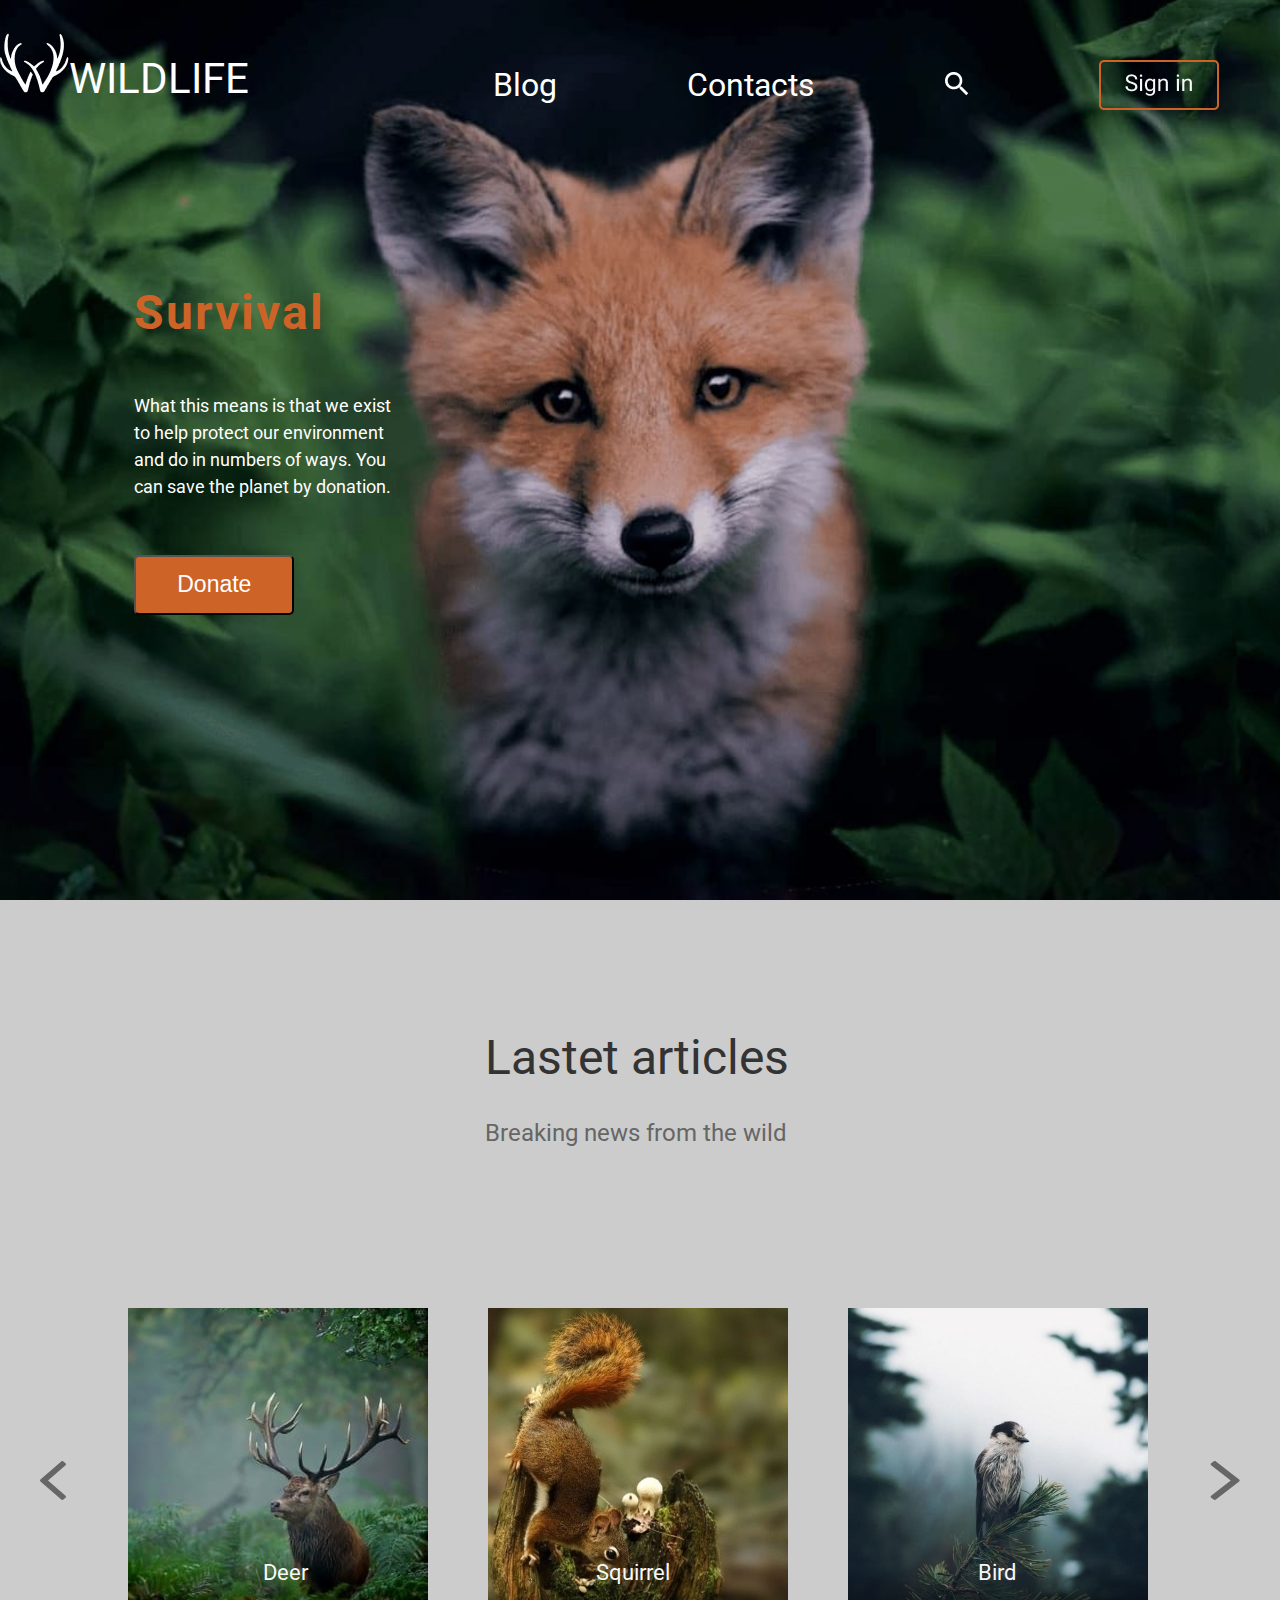
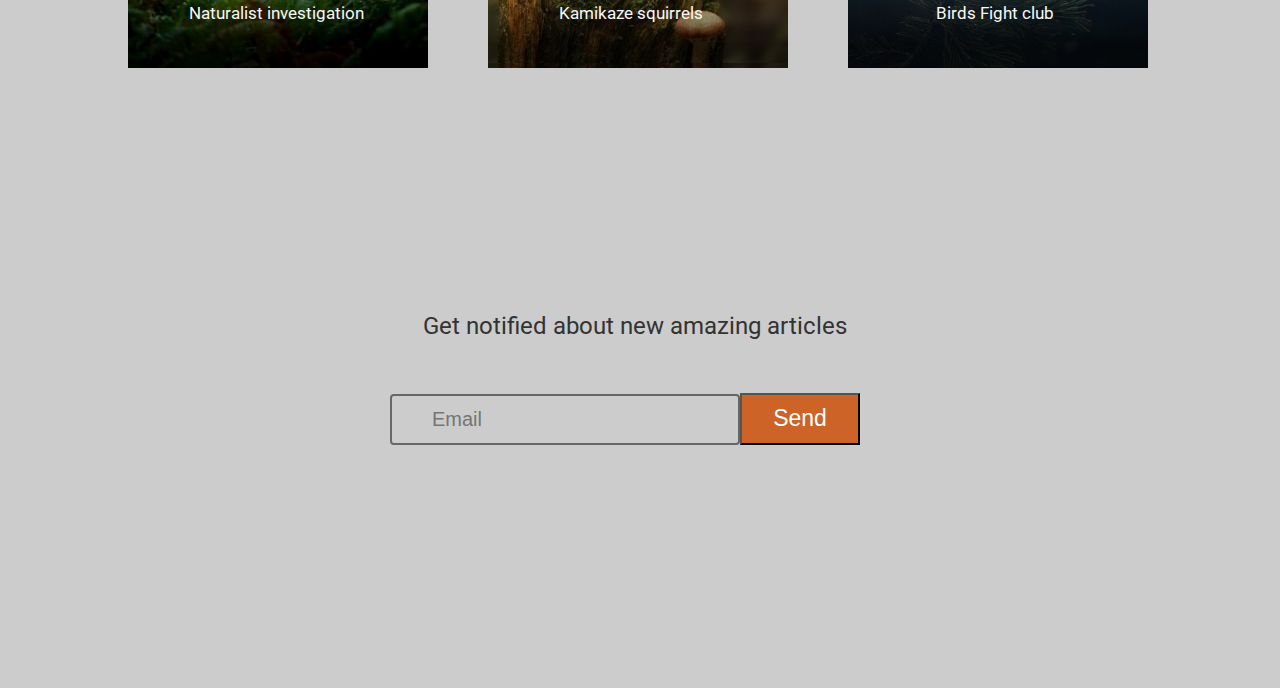
<file: index.html>
<!doctype html>
<html lang="en">
<head>
    <meta charset="UTF-8">

    <link rel="preconnect" href="https://fonts.gstatic.com">
    <link href="https://fonts.googleapis.com/css2?family=Roboto:wght@300&display=swap" rel="stylesheet">
    <link rel="stylesheet" href="assets/css/style.css">

    <title>WildLife</title>
</head>
<body>
<div class="intro">
    <div STYLE="display: block;">
        <header class="header">
            <div class="container">
                <div class="header_inner">
                    <div class="logo">
                        <img src="assets/images/Logo_w.png" class="logo_image"alt="">WILDLIFE
                    </div>
                    <nav class="links_bottom">
                        <a class="nav_link" href="#">Blog</a>
                        <a class="nav_link" href="#">Contacts</a>
                        <a class="nav_link" href="#"><img src="assets/images/search_image.png" alt=""></a>
                        <a class="nav_link" href="#"><img src="assets/images/sing_in_image.png" alt=""></a>
                    </nav>
                </div>
            </div>
        </header>

        <div class="main_surv">
            <div class="surv">
                <div style="height: 120px; width: 100px; "></div>
                <h1 class="text_sur">Survival</h1>
                <div style="height: 10px; width: 100px; "></div>
                <div style="font-size: 18px; line-height: 27px;"> What this means is that we exist to help protect our environment and do in numbers of ways. You can save the planet by donation.</div>
                <div style="height: 55px; width: 100px;"></div>
                <button class="sur_button">Donate</button>
            </div>
            <div class="surv_null">
            </div>
            <div class="surv_null">
            </div>
        </div>
    </div>
</div>

<div class="articles_container">
        <div style="height: 120px; width: 650px; display: inline-block;"></div>
        <div style="height: 74px; width: 310px; font-size: 48px; color: #333333; align-self: center;">Lastet articles</div>
        <div style="height: 20px; width: 20px; align-self: center;"></div>
        <div style="height: 74px; width: 310px; font-size: 24px; color: #666666; align-self: center;">Breaking news from the wild</div>
        <div style="height: 120px; width: 20px; align-self: center;"></div>
    
    
    
        <div class="articles_pict">

            <div style="align-self: center;">
                <svg width="26" height="39" viewBox="0 0 26 39" fill="none" xmlns="http://www.w3.org/2000/svg">
                    <path d="M25.9913 3.24993C25.9913 3.56219 25.8125 3.91383 25.545 4.14844L8.00063 19.4998L25.545 34.8511C25.8131 35.0857 25.9913 35.4368 25.9913 35.7496C25.9913 36.0624 25.8125 36.4135 25.545 36.6481L23.3131 38.601C23.045 38.8356 22.6438 38.9915 22.2863 38.9915C21.9288 38.9915 21.5275 38.8351 21.2594 38.601L0.455627 20.3977C0.187502 20.1631 0.00937653 19.812 0.00937653 19.4992C0.00937653 19.1864 0.188127 18.8353 0.455627 18.6007L21.2594 0.397427C21.5275 0.162818 21.9288 0.00695801 22.2863 0.00695801C22.6438 0.00695801 23.045 0.163365 23.3131 0.397427L25.545 2.35032C25.8131 2.58493 25.9913 2.89719 25.9913 3.24883V3.24993Z" fill="#666666"/>
                </svg>
            </div>


            <div style="height: 120px; width: 62px;"></div>

            <div class="pic_one">
                <div style="height: 247px; width: 20px;"></div>
                <div style="height: 45px; width: 30px; font-size: 22px; color: #F7F7F7; align-self: center;">Deer</div>
                <div style="height: 50px; width: 178px; font-size: 17px; color: #F7F7F7; align-self: center;">Naturalist investigation</div>
            </div>

            <div style="height: 120px; width: 60px;"></div>
            <div class="pic_two">
                <div style="height: 247px; width: 20px;"></div>
                <div style="height: 45px; width: 85px; font-size: 22px; color: #F7F7F7; align-self: center;">Squirrel</div>
                <div style="height: 50px; width: 158px; font-size: 17px; color: #F7F7F7; align-self: center;">Kamikaze squirrels</div>
            </div>
            <div style="height: 120px; width: 60px;"></div>
            <div class="pic_three">
                <div style="height: 247px; width: 20px;"></div>
                <div style="height: 45px; width: 40px; font-size: 22px; color: #F7F7F7; align-self: center;">Bird</div>
                <div style="height: 50px; width: 125px; font-size: 17px; color: #F7F7F7; align-self: center;">Birds Fight club</div>
            </div>


            <div style="height: 120px; width: 62px;"></div>
            <div style="align-self: center;">
                <svg xmlns="http://www.w3.org/2000/svg" width="30" height="39" viewBox="0 0 30 39" fill="none">
                    <path d="M29.6512 19.4997C29.6512 19.812 29.4517 20.1636 29.1531 20.3982L5.93029 38.6015C5.63098 38.8361 5.18308 38.992 4.78401 38.992C4.38494 38.992 3.93703 38.8356 3.63773 38.6015L1.14633 36.6486C0.847031 36.414 0.648193 36.1017 0.648193 35.7501C0.648193 35.4378 0.847728 35.0862 1.14633 34.8516L20.7308 19.5003L1.14633 4.14894C0.847031 3.91433 0.648193 3.56323 0.648193 3.25042C0.648193 2.93761 0.847728 2.58651 1.14633 2.3519L3.63773 0.399014C3.93703 0.164405 4.38494 0.00854492 4.78401 0.00854492C5.18308 0.00854492 5.63098 0.164952 5.93029 0.399014L29.1531 18.6023C29.4524 18.8369 29.6512 19.188 29.6512 19.5008V19.4997Z" fill="#666666"/>
                </svg>
            </div>


        </div>

        <div style="height: 239px; width: 20px;  align-self: center;"></div>
        <div style="height: 74px; width: 435px; font-size: 24px; color: #333333; align-self: center;">Get notified about new amazing articles</div>
        <div style="height: 9px; width: 20px; align-self: center;"></div>


        <div style="height: 59px; width: 500px; ; align-self: center;">
        <form>
            <input type="text" name="search" placeholder="Email"><button class="ar_button">Send</button>
        </form>
        </div>
        <div style="height: 239px; width: 50px; align-self: center;"></div>


</div>




</body>
</html>
</file>
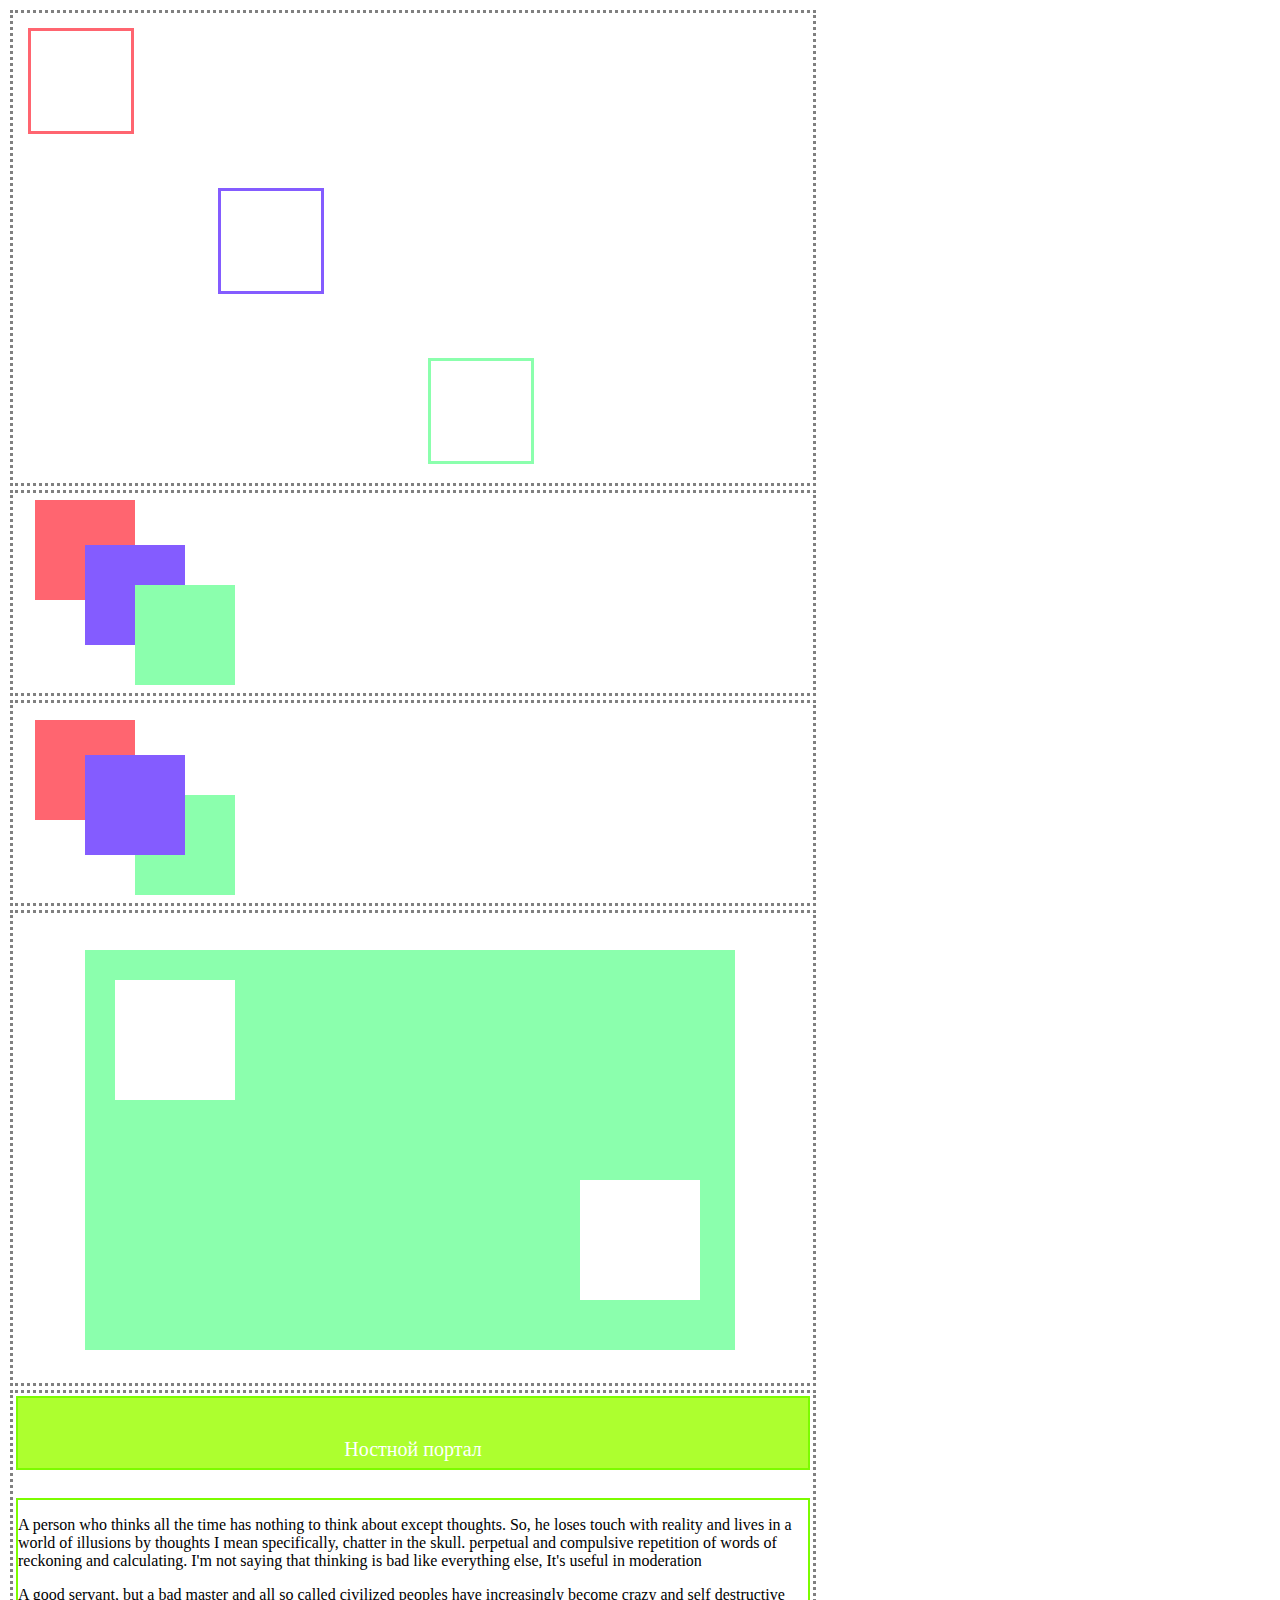
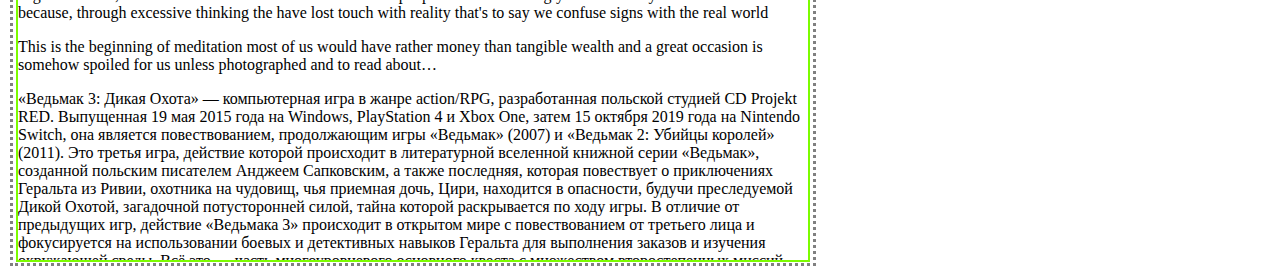
<file: position/index.html>
<!doctype html>
<html lang="en">
<head>
    <meta charset="utf-8">
    <title>boxes</title>
    <link rel="stylesheet" href="main.css">
    <link rel="stylesheet" href="maintwo.css">
</head>
<body>
    <div class="border" id="bord"></div>
    <div class="border_a" id="bord_a"></div>
    <div class="border_b" id="bord_b"></div>
    <div class="border_c" id="bord_c"></div>
    <div class="border_d" id="bord_d"></div>
    <div class="box" id="a"></div>
    <div class="box" id="b"></div>
    <div class="box" id="c"></div>
    <div class="box" id="aa"></div>
    <div class="box" id="ab"></div>
    <div class="box" id="ac"></div>
    <div class="box" id="ba"></div>
    <div class="box" id="bb"></div>
    <div class="box" id="bc"></div>
    <div class="white_box_b" id="wb_b"></div>
    <div class="box-x" id="backbox"></div>
    <div class="whitebox" id="wba"></div>
    <div class="whitebox" id="wbb"></div>
    <div class="textt" id="ryr">
        <p>
            A person who thinks all the time
            has nothing to think about except thoughts.
            So, he loses touch with reality
            and lives in a world of illusions
            by thoughts I mean specifically, chatter in the skull.
            perpetual and compulsive repetition of words
            of reckoning and calculating.
            I'm not saying that thinking is bad
            like everything else, It's useful in moderation
        </p>
        <p>
            A good servant, but a bad master
            and all so called civilized peoples
            have increasingly become crazy and self destructive
            because, through excessive thinking
            the have lost touch with reality
            that's to say
            we confuse signs
            with the real world
        </p>
        <p>
            This is the beginning of meditation
            most of us would have
            rather money than tangible wealth
            and a great occasion is somehow spoiled for us unless photographed
            and to read about…
        </p>
        <p>
            «Ведьмак 3: Дикая Охота» — компьютерная игра в жанре action/RPG, разработанная польской студией CD Projekt RED. Выпущенная 19 мая 2015 года на Windows, PlayStation 4 и Xbox One, затем 15 октября 2019 года на Nintendo Switch, она является повествованием, продолжающим игры «Ведьмак» (2007) и «Ведьмак 2: Убийцы королей» (2011). Это третья игра, действие которой происходит в литературной вселенной книжной серии «Ведьмак», созданной польским писателем Анджеем Сапковским, а также последняя, которая повествует о приключениях Геральта из Ривии, охотника на чудовищ, чья приемная дочь, Цири, находится в опасности, будучи преследуемой Дикой Охотой, загадочной потусторонней силой, тайна которой раскрывается по ходу игры. В отличие от предыдущих игр, действие «Ведьмака 3» происходит в открытом мире с повествованием от третьего лица и фокусируется на использовании боевых и детективных навыков Геральта для выполнения заказов и изучения окружающей среды. Всё это — часть многоуровневого основного квеста с множеством второстепенных миссий, который может быть пройден с 36 различными концовками.
            Менее чем за год после релиза было продано более 10 миллионов копий. Игра получила единодушное признание публики и критиков, а также колоссальный коммерческий успех. Она завоевала рекордное количество наград «Игра года» и считается новым эталоном жанра, постоянно используемым игроками и профессионалами индустрии в качестве образца для оценки качества новых action/RPG-игр. В октябре 2015 года и мае 2016 года были выпущены два дополнения: «Каменные сердца» и «Кровь и вино», а летом 2017 года была запущена видеоигра, полностью посвящённая карточной мини-игре гвинт — «Гвинт: Ведьмак. Карточная игра».
        </p>
</div>
    <div class="box-title" id="bcd">
        <p>Ностной портал</p>
    </div>
</body>
</html>
</file>
<file: assets/css/style.css>
body {
    margin: 0;
    font-family: 'Roboto', sans-serif;

    font-size: 32px;
    line-height: 1.6;
    color: #FFFFFF;
}

*,
*:before,
*:after {
    box-sizing: border-box;
}
/*Общий контейнер*/
.main_container {
    display: block;
}

/*Контейнер (содержит в себе лого)*/
.container {
    width: 100%;
    max-width: 1371px;
    margin: 0 auto;
}

/*BACKGROUND*/
.intro {
    width: 100%;
    height: 100vh;

    background: url("../images/background_fox.png") center no-repeat;
    background-size: cover;
}

/*Header*/
.header {
    padding-top: 20px;
    width: 100%;

    top: 20;
    left: 205;
    right: 0;
}

.header_inner{
    display: flex;
    justify-content: space-between;
    align-items: center;
}

/*NAV*/
.nav {
    font-size: 19px;
    text-transform: uppercase;
}
.nav_link {
    display: inline-block;
    vertical-align: top;
    margin: 0 61px;
    color: #FFFFFF;
    text-decoration: none;
    position: relative;

    transition: color 0.2s linear:
}
.nav_link:after {
    content:"";
    display: block;
    width: 100%;
    height: 3px;
    display: none;

    background-color: #CD6326;
    position: absolute;
    top: 100%;
    left: 0;
    z-index: 1;
}

.nav_link:hover {
    color: #CD6326;
}

.nav_link:hover:after {
    display:block;
    color: #CD6326;
}

.links_bottom{
    padding-top: 40px;
}

/*LOGO*/
.logo {
    font-size: 42px;
    font-width: 400;
    bottom: 10px;
}


/*Контейнер для позиционирования survival*/
.main_surv{
    display: flex;
    justify-content: space-around;
}

.surv{
    width: 274px;
    display: flex;
    flex-direction: column;
}

.surv_null{
    width: 100px;
    height: 100px;
}

.text_sur{
    font-size: 48px;
    line-height: 72px;
    letter-spacing: 2px;
    color: #CD6326;
}

.sur_button{
    font-weight: normal;
    width: 160px;
    height: 60px;
    background: #CD6326;
    border-radius: 5px;
    font-size: 23px;
    line-height: 27px;
    color: white;
}

/*Articles полный блок с картинками стрелками и полем для ввода*/
.articles_back {
    background-size: cover;
    width: 100%;
    height: 100vh;
    background: #CCCCCC;
}

.articles_container{
    background-size: cover;
    background: #CCCCCC;
    display: flex;
    flex-direction: column;
    flex-wrap: nowrap;
}

.articles_pict{
    display: flex;
    align-self: center;
    flex-wrap: nowrap;
}

.pic_one{
    background: url("../images/picture_num_one.png") center no-repeat;
    height: 360px;
    width: 300px;
    background-size: cover;
    display: flex;
    flex-direction: column;
}

.pic_two{
    background: url("../images/picture_num_two.png") center no-repeat;
    height: 360px;
    width: 300px;
    background-size: cover;
    display: flex;
    flex-direction: column;
}

.pic_three{
    background: url("../images/picture_num_three.png") center no-repeat;
    height: 360px;
    width: 300px;
    background-size: cover;
    display: flex;
    flex-direction: column;
}

input[type=text] {
    width: 70%;
    box-sizing: border-box;
    border: 2px solid #666666;
    border-radius: 4px;
    font-size: 20px;
    background-color: #CCCCCC;
    background-position: 10px 10px;
    background-repeat: no-repeat;
    padding: 12px 20px 12px 40px;
}

.ar_button{
    font-weight: normal;
    width: 120px;
    height: 52px;
    background: #CD6326;
    font-size: 23px;
    line-height: 27px;
    color: white;
}
</file>
<file: position/main.css>
.box {
  display: inline-block;
  width: 100px;
  height: 100px;
  color: white;
}

#a {
  position: relative;
  border: 3px solid #ff6570;
  top: 20px;
  left: 20px;
}

#b {
  position: relative;
  top: 180px;
  left: 100px;
  border: 3px solid #845cff;
}

#c {
  position: relative;
  top: 350px;
  left: 200px;
  border: 3px solid #8bffad;
}

#aa {
  position: absolute;
  top: 500px;
  left: 35px;
  background: #ff6570
}

#ab {
  position: absolute;
  top: 545px;
  left: 85px;
  background: #845cff
}

#ac {
  position: absolute;
  top: 585px;
  left: 135px;
  background: #8bffad
}

#ba {
  position: absolute;
  top: 720px;
  left: 35px;
  background: #ff6570
}

#bb {
  position: absolute;
  top: 795px;
  left: 135px;
  background: #8bffad
}

#bc {
  position: absolute;
  top: 755px;
  left: 85px;
  background: #845cff
}
.box-x {
  display: inline-block;
  width: 650px;
  height: 400px;
  color: #8bffad;
}

#backbox {
  position: absolute;
  top: 950px;
  left: 85px;
  background: #8bffad;
}

.whitebox {
  display: inline-block;
  width: 120px;
  height: 120px;
  color: white;
}

#wba {
  position: absolute;
  top: 980px;
  left: 115px;
  background: white;
}


#wbb {
  position: absolute;
  top: 1180px;
  left: 580px;
  background: white;
}

.textt {
  width: 790px;
  height: 360px;
  overflow: scroll;
  outline: 2px solid #7CFC00;
}

#ryr {
  position: absolute;
  top: 1500px;
  left: 18px;
}

.box-title {
  display: inline-block;
  width: 790px;
  height: 50px;
  outline: 2px solid #7CFC00;
  text-align: center;
  color: white;
  font-size: 20px;
  padding-top: 20px;
}

#bcd {
  position: absolute;
  top: 1398px;
  left: 18px;
  background: #ADFF2F;
}
</file>
<file: position/maintwo.css>
.border {
  display: inline-block;
  width: 800px;
  height: 470px;
}

#bord {
  position: absolute;
  top: 10px;
  left: 10px;
  border: 3px dotted gray
}

#bord_a {
  position: absolute;
  top: 490px;
  left: 10px;
  border: 3px dotted gray
}

.border_a {
  display: inline-block;
  width: 800px;
  height: 200px;
}

#bord_b {
  position: absolute;
  top: 700px;
  left: 10px;
  border: 3px dotted gray
}

.border_b {
  display: inline-block;
  width: 800px;
  height: 200px;
}

#bord_c {
  position: absolute;
  top: 910px;
  left: 10px;
  border: 3px dotted gray
}

.border_c {
  display: inline-block;
  width: 800px;
  height: 470px;
}

#bord_d {
  position: absolute;
  top: 1390px;
  left: 10px;
  border: 3px dotted gray
}

.border_d {
  display: inline-block;
  width: 800px;
  height: 470px;
}
</file>
